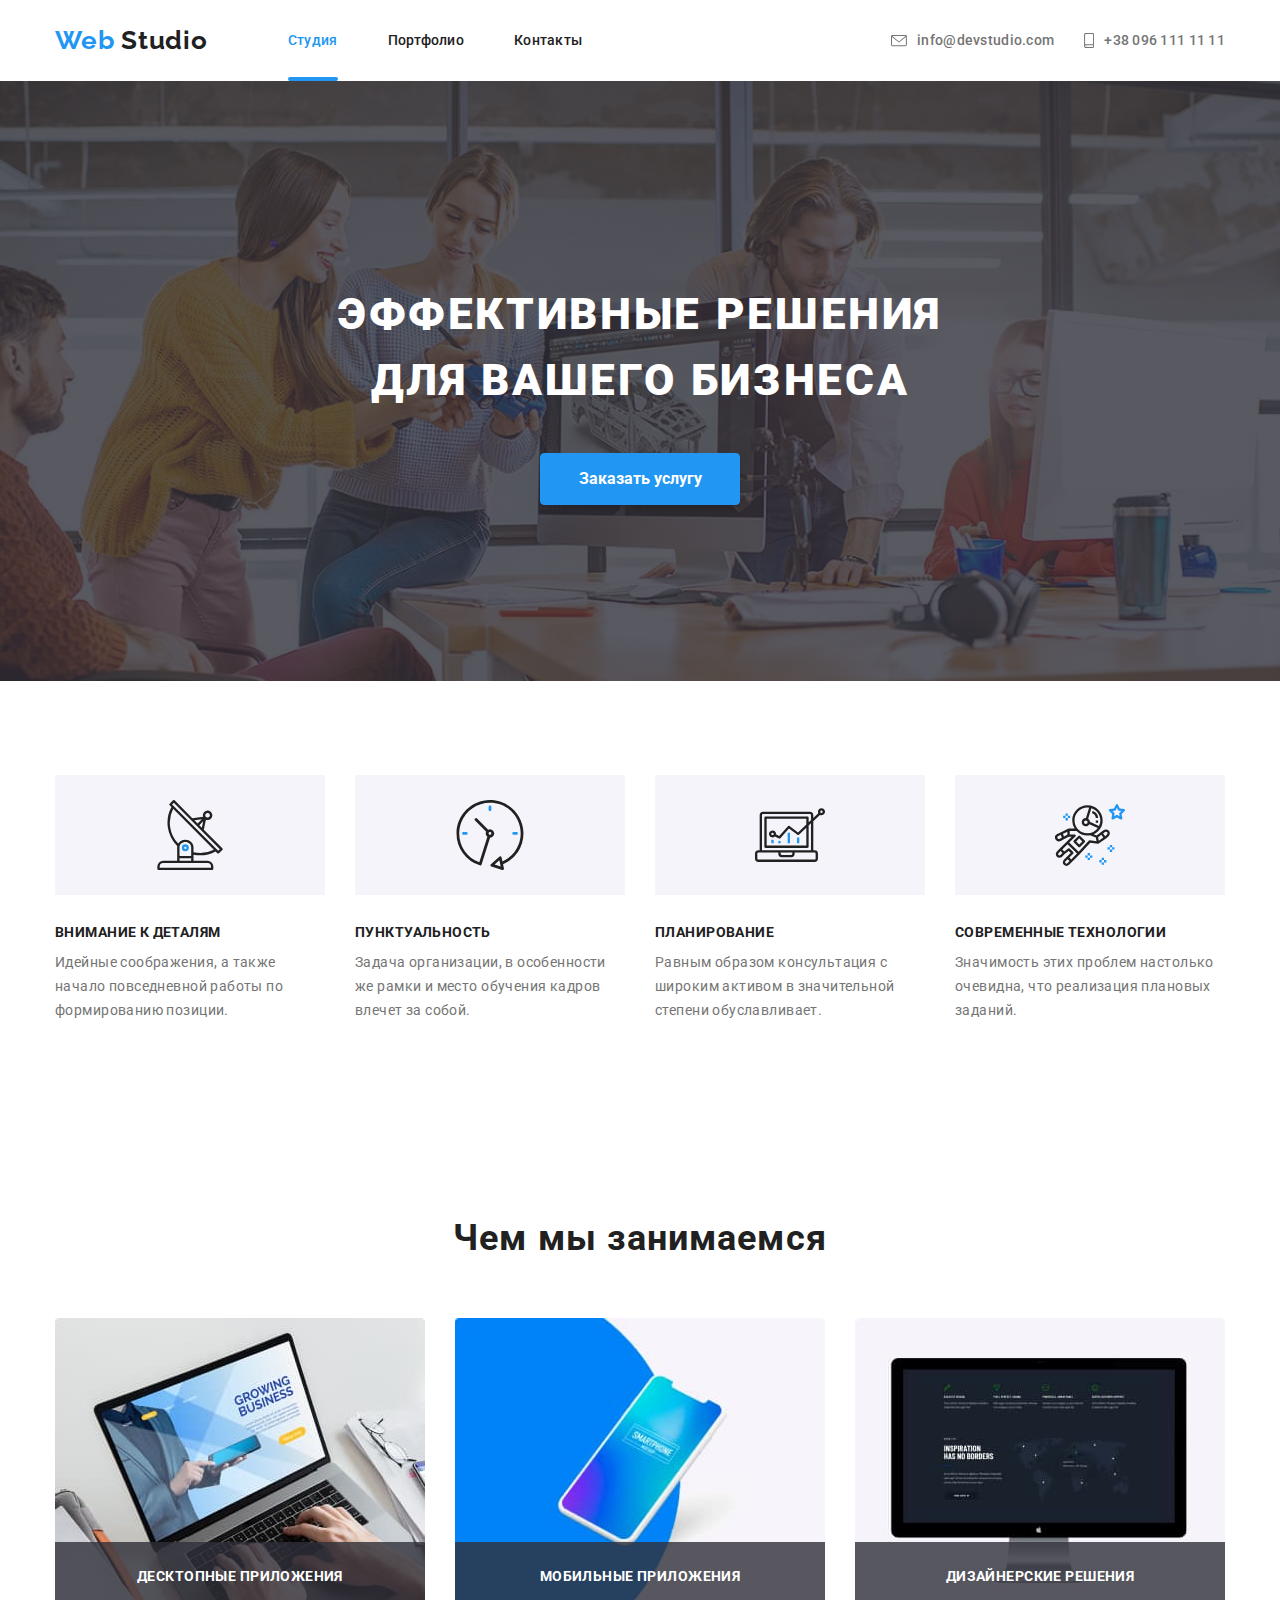
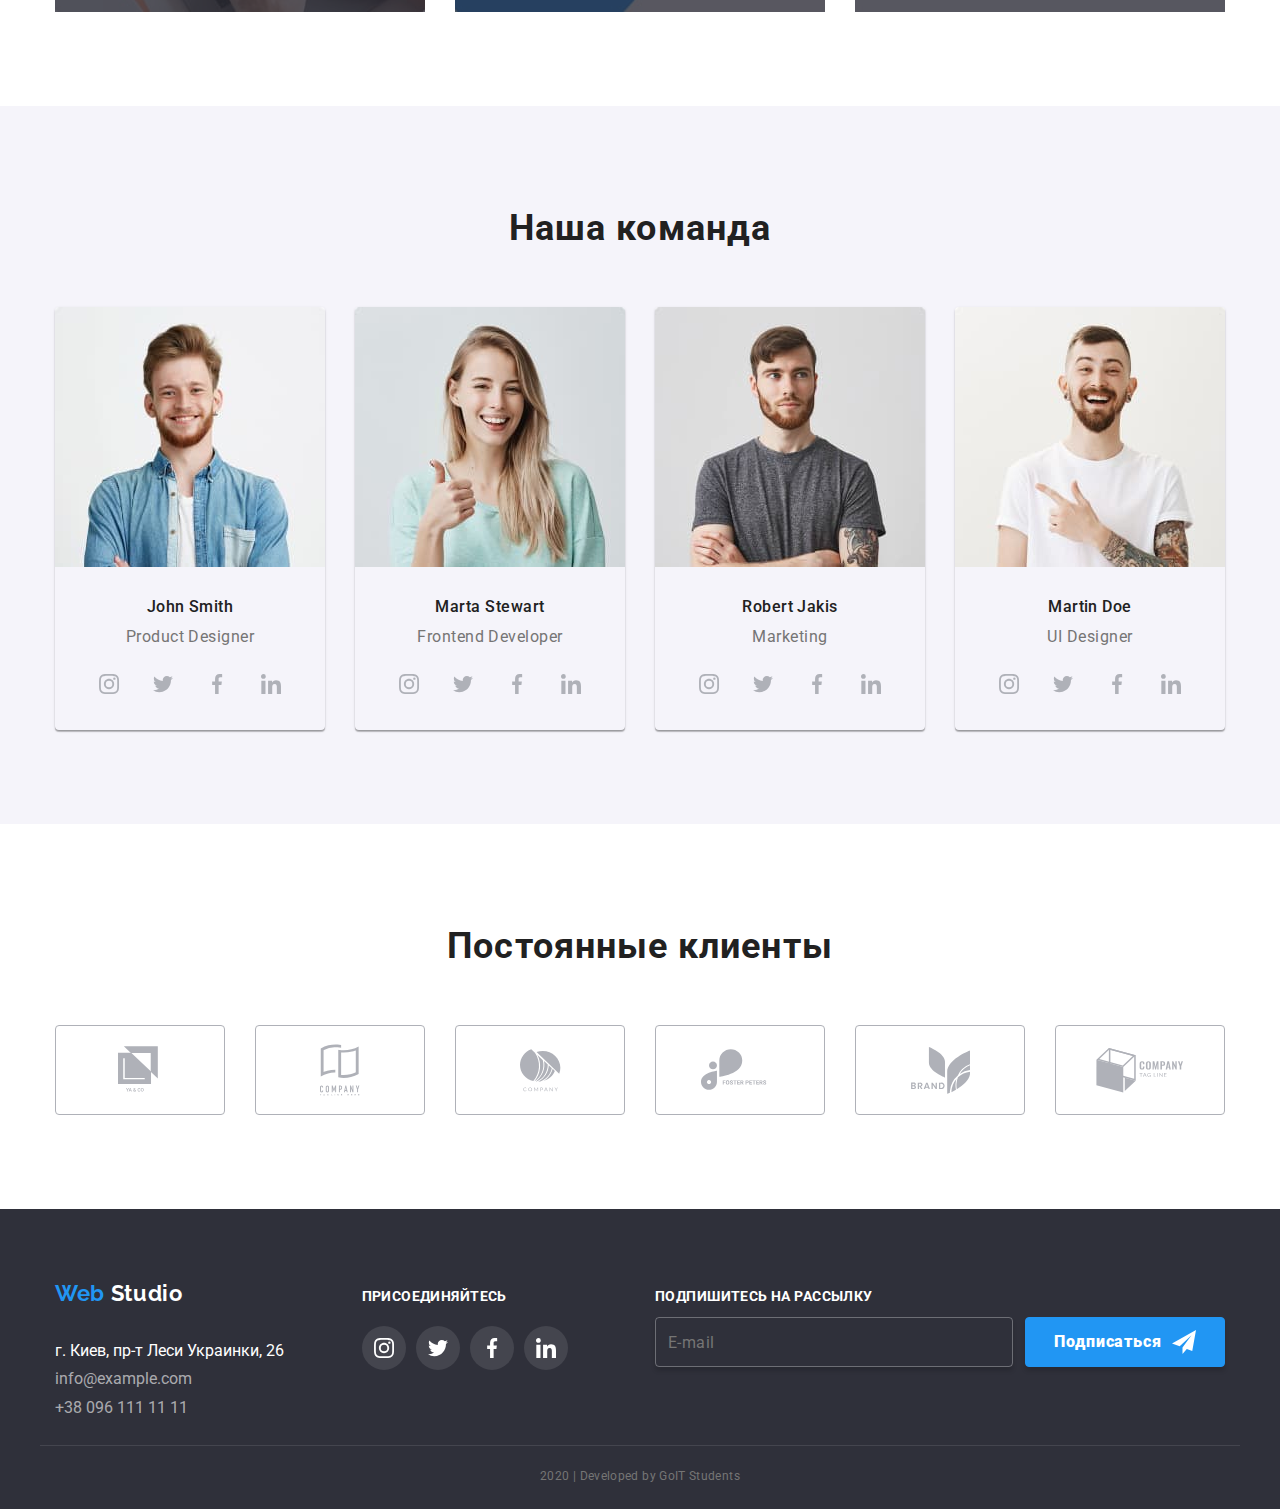
<file: index.html>
<!DOCTYPE html>
<html lang="ru">
  <head>
    <meta charset="UTF-8" />
    <meta name="viewport" content="width=device-width, initial-scale=1.0" />
    <title>Web Studio v.1</title>
    <link
      href="https://fonts.googleapis.com/css2?family=Raleway:wght@700&family=Roboto:wght@400;500;700;900&display=swap"
      rel="stylesheet"
    />
    <link rel="stylesheet" href="./css/main.min.css" />
  </head>
  <body>
    <!-- header-conteiner -->
    <header>
      <div class="container">
        <div class="hed">
          <nav class="nav">
            <a class="page-logo" href="./index.html">
              Web <span>Studio</span></a
            >
            <ul class="site-nav list-rule">
              <li class="item">
                <a href="./index.html" class="link current">Студия</a>
              </li>
              <li class="item">
                <a href="./portfolio.html" class="link">Портфолио</a>
              </li>
              <li class="item"><a href="" class="link">Контакты </a></li>
            </ul>
          </nav>
          <ul class="link-nav list-rule">
            <li class="item-link">
              <a href="mailto:info@devstudio.com" class="link"
                ><svg class="nav-icon" width="16" height="12">
                  <use href="./images/symbol-defs.svg#envelope"></use>
                </svg>
                info@devstudio.com
              </a>
            </li>
            <li class="item-link">
              <a href="tel:+380961111111" class="link"
                ><svg class="nav-icon" width="10" height="15">
                  <use href="./images/symbol-defs.svg#smartphone"></use></svg
                >+38 096 111 11 11</a
              >
            </li>
          </ul>
        </div>
      </div>
    </header>
    <main>
      <section class="conteiner hero">
        <div class="content">
          <h1 class="title-hero">ЭФФЕКТИВНЫЕ РЕШЕНИЯ ДЛЯ ВАШЕГО БИЗНЕСА</h1>
          <button class="button hero-button" data-modal-open>
            Заказать услугу
          </button>
        </div>
      </section>
      <!-- features-conteiner-->
      <section class="section">
        <div class="container">
          <h2 class="title visually-hidden">Features</h2>
          <ul class="features-list list-rule">
            <li class="item">
              <div class="features-link">
                <svg class="features-link-icon" width="70" height="70">
                  <use href="./images/symbol-defs.svg#antenna"></use>
                </svg>
              </div>
              <div class="features-description">
                <h3 class="title">ВНИМАНИЕ К ДЕТАЛЯМ</h3>
                <p class="text">
                  Идейные соображения, а также начало повседневной работы по
                  формированию позиции.
                </p>
              </div>
            </li>
            <li class="item">
              <div class="features-link">
                <svg class="features-link-icon" width="70" height="70">
                  <use href="./images/symbol-defs.svg#clock"></use>
                </svg>
              </div>
              <div class="features-description">
                <h3 class="title">ПУНКТУАЛЬНОСТЬ</h3>
                <p class="text">
                  Задача организации, в особенности же рамки и место обучения
                  кадров влечет за собой.
                </p>
              </div>
            </li>
            <li class="item">
              <div class="features-link">
                <svg class="features-link-icon" width="70" height="70">
                  <use href="./images/symbol-defs.svg#diagram"></use>
                </svg>
              </div>
              <div class="features-description">
                <h3 class="title">ПЛАНИРОВАНИЕ</h3>
                <p class="text">
                  Равным образом консультация с широким активом в значительной
                  степени обуславливает.
                </p>
              </div>
            </li>
            <li class="item">
              <div class="features-link">
                <svg class="features-link-icon" width="70" height="70">
                  <use href="./images/symbol-defs.svg#astronaut"></use>
                </svg>
              </div>
              <div class="features-description">
                <h3 class="title">СОВРЕМЕННЫЕ ТЕХНОЛОГИИ</h3>
                <p class="text">
                  Значимость этих проблем настолько очевидна, что реализация
                  плановых заданий.
                </p>
              </div>
            </li>
          </ul>
        </div>
      </section>
      <!-- what-we-do-conteiner -->
      <section class="section">
        <div class="container">
          <h2 class="title title-margin">Чем мы занимаемся</h2>
          <ul class="what-we-do-list list-rule">
            <li class="item">
              <div class="card">
                <img
                  class="image"
                  src="./images/what_we_do/desktop_logo.jpg"
                  alt="руки на клавиатуре ноутбука"
                  width="370"
                  height="294"
                />
                <h3 class="title title-card">ДЕСКТОПНЫЕ ПРИЛОЖЕНИЯ</h3>
              </div>
            </li>
            <li class="item">
              <div class="card">
                <img
                  class="image"
                  src="./images/what_we_do/apps_logo.jpg"
                  alt="фото смартфона"
                  width="370"
                  height="294"
                />
                <h3 class="title title-card">МОБИЛЬНЫЕ ПРИЛОЖЕНИЯ</h3>
              </div>
            </li>
            <li class="item">
              <div class="card">
                <img
                  class="image"
                  src="./images/what_we_do/design_logo.jpg"
                  alt="экран монитора"
                  width="370"
                  height="294"
                />
                <h3 class="title title-card">ДИЗАЙНЕРСКИЕ РЕШЕНИЯ</h3>
              </div>
            </li>
          </ul>
        </div>
      </section>
      <!-- our-team-conteiner -->
      <section class="section team">
        <div class="container">
          <h2 class="title title-margin">Наша команда</h2>
          <ul class="our-team-list list-rule">
            <li class="item">
              <img
                class="image"
                src="./images/team/img_john.jpg"
                width="270"
                height="260"
                alt="фото Джона"
              />
              <h3 class="title">John Smith</h3>
              <p class="text">Product Designer</p>
              <ul class="member-list list-rule">
                <li>
                  <a
                    href="https://instagram.com"
                    class="link"
                    aria-label="иконка Инстаграм"
                  >
                    <svg class="link-icon" widht="20" height="20">
                      <use href="./images/symbol-defs.svg#instagram"></use>
                    </svg>
                  </a>
                </li>
                <li>
                  <a
                    href="https://twitter.com"
                    class="link"
                    aria-label="иконка Твиттер"
                  >
                    <svg class="link-icon" widht="20" height="20">
                      <use href="./images/symbol-defs.svg#twitter"></use></svg
                  ></a>
                </li>
                <li>
                  <a
                    href="https://facebook.com"
                    class="link"
                    aria-label="иконка Фейсбук"
                  >
                    <svg class="link-icon" widht="20" height="20">
                      <use href="./images/symbol-defs.svg#facebook"></use>
                    </svg>
                  </a>
                </li>
                <li>
                  <a
                    href="https://linkedin.com"
                    class="link"
                    aria-label="иконка Линкедин"
                  >
                    <svg class="link-icon" widht="20" height="20">
                      <use href="./images/symbol-defs.svg#linkedin"></use>
                    </svg>
                  </a>
                </li>
              </ul>
            </li>
            <li class="item">
              <img
                class="image"
                src="./images/team/img_maria.jpg"
                width="270"
                height="260"
                alt="фото Марии"
              />
              <h3 class="title">Marta Stewart</h3>
              <p class="text">Frontend Developer</p>
              <ul class="member-list list-rule">
                <li>
                  <a
                    href="https://instagram.com"
                    class="link"
                    aria-label="иконка Инстаграм"
                  >
                    <svg class="link-icon" widht="20" height="20">
                      <use href="./images/symbol-defs.svg#instagram"></use>
                    </svg>
                  </a>
                </li>
                <li>
                  <a
                    href="https://twitter.com"
                    class="link"
                    aria-label="иконка Твиттер"
                  >
                    <svg class="link-icon" widht="20" height="20">
                      <use href="./images/symbol-defs.svg#twitter"></use></svg
                  ></a>
                </li>
                <li>
                  <a
                    href="https://facebook.com"
                    class="link"
                    aria-label="иконка Фейсбук"
                  >
                    <svg class="link-icon" widht="20" height="20">
                      <use href="./images/symbol-defs.svg#facebook"></use></svg
                  ></a>
                </li>
                <li>
                  <a
                    href="https://linkedin.com"
                    class="link"
                    aria-label="иконка Линкедин"
                  >
                    <svg class="link-icon" widht="20" height="20">
                      <use href="./images/symbol-defs.svg#linkedin"></use></svg
                  ></a>
                </li>
              </ul>
            </li>

            <li class="item">
              <img
                class="image"
                src="./images/team/img_robert.jpg"
                width="270"
                height="260"
                alt="фото Роберта"
              />
              <h3 class="title">Robert Jakis</h3>
              <p class="text">Marketing</p>
              <ul class="member-list list-rule">
                <li>
                  <a
                    href="https://instagram.com"
                    class="link"
                    aria-label="иконка Инстаграм"
                  >
                    <svg class="link-icon" widht="20" height="20">
                      <use href="./images/symbol-defs.svg#instagram"></use>
                    </svg>
                  </a>
                </li>
                <li>
                  <a
                    href="https://twitter.com"
                    class="link"
                    aria-label="иконка Твиттер"
                  >
                    <svg class="link-icon" widht="20" height="20">
                      <use href="./images/symbol-defs.svg#twitter"></use></svg
                  ></a>
                </li>
                <li>
                  <a
                    href="https://facebook.com"
                    class="link"
                    aria-label="иконка Фейсбук"
                  >
                    <svg class="link-icon" widht="20" height="20">
                      <use href="./images/symbol-defs.svg#facebook"></use></svg
                  ></a>
                </li>
                <li>
                  <a
                    href="https://linkedin.com"
                    class="link"
                    aria-label="иконка Линкедин"
                  >
                    <svg class="link-icon" widht="20" height="20">
                      <use href="./images/symbol-defs.svg#linkedin"></use></svg
                  ></a>
                </li>
              </ul>
            </li>

            <li class="item">
              <img
                class="image"
                src="./images/team/img_martin.jpg"
                width="270"
                height="260"
                alt="фото Мартина"
              />
              <h3 class="title">Martin Doe</h3>
              <p class="text">UI Designer</p>
              <ul class="member-list list-rule">
                <li>
                  <a
                    href="https://instagram.com"
                    class="link"
                    aria-label="иконка Инстаграм"
                  >
                    <svg class="link-icon" widht="20" height="20">
                      <use href="./images/symbol-defs.svg#instagram"></use>
                    </svg>
                  </a>
                </li>
                <li>
                  <a
                    href="https://twitter.com"
                    class="link"
                    aria-label="иконка Твиттер"
                  >
                    <svg class="link-icon" widht="20" height="20">
                      <use href="./images/symbol-defs.svg#twitter"></use></svg
                  ></a>
                </li>
                <li>
                  <a
                    href="https://facebook.com"
                    class="link"
                    aria-label="иконка Фейсбук"
                  >
                    <svg class="link-icon" widht="20" height="20">
                      <use href="./images/symbol-defs.svg#facebook"></use></svg
                  ></a>
                </li>
                <li>
                  <a
                    href="https://linkedin.com"
                    class="link"
                    aria-label="иконка Линкедин"
                  >
                    <svg class="link-icon" widht="20" height="20">
                      <use href="./images/symbol-defs.svg#linkedin"></use></svg
                  ></a>
                </li>
              </ul>
            </li>
          </ul>
        </div>
      </section>
      <!-- regular-clients-conteiner -->
      <section class="section">
        <div class="container">
          <h2 class="title client-title">Постоянные клиенты</h2>
          <ul class="regular-clients-list list-rule">
            <li class="item">
              <a href="" class="client-logo" aria-label="Клиент 1">
                <svg class="client-logo-icon" width="44" height="49">
                  <use href="./images/symbol-defs.svg#client1"></use>
                </svg>
              </a>
            </li>
            <li class="item">
              <a
                href=""
                class="client-logo client-logo--client2"
                aria-label="Клиент 2"
              >
                <svg class="client-logo-icon" width="40" height="52">
                  <use href="./images/symbol-defs.svg#client2"></use></svg
              ></a>
            </li>
            <li class="item">
              <a
                href=""
                class="client-logo client-logo--client3"
                aria-label="Клиент 3"
              >
                <svg class="client-logo-icon" width="41" height="43">
                  <use href="./images/symbol-defs.svg#client3"></use></svg
              ></a>
            </li>
            <li class="item">
              <a
                href=""
                class="client-logo client-logo--client4"
                aria-label="Клиент 4"
              >
                <svg class="client-logo-icon" width="78" height="42">
                  <use href="./images/symbol-defs.svg#client4"></use></svg
              ></a>
            </li>
            <li class="item">
              <a
                href=""
                class="client-logo client-logo--client5"
                aria-label="Клиент 5"
              >
                <svg class="client-logo-icon" width="59" height="47">
                  <use href="./images/symbol-defs.svg#client5"></use></svg
              ></a>
            </li>
            <li class="item">
              <a
                href=""
                class="client-logo client-logo--client6"
                aria-label="Клиент 6"
              >
                <svg class="client-logo-icon" width="88" height="45">
                  <use href="./images/symbol-defs.svg#client6"></use></svg
              ></a>
            </li>
          </ul>
        </div>
      </section>
    </main>
    <!-- footer-conteiner -->
    <footer class="footer">
      <div class="container footer-flex">
        <div class="contacts">
          <a class="page-logo" href="./index.html">Web <span>Studio</span></a>
          <h2 class="title foorter-title">Контакты</h2>

          <address>
            <a href="#" class="address">г. Киев, пр-т Леси Украинки, 26</a>
            <a href="mailto:info@example.com" class="link mail"
              >info@example.com</a
            >
            <a href="tel:+380961111111" class="link">+38 096 111 11 11</a>
          </address>
        </div>
        <div class="subscribe connect">
          <b> Присоединяйтесь</b>
          <ul class="footer-social list-rule">
            <li class="footer-social__item">
              <a
                href=""
                class="footer-social__link"
                aria-label="ссылка на Instagram"
              >
                <svg class="footer-social-icon" width="20" height="20">
                  <use href="./images/symbol-defs.svg#instagram"></use>
                </svg>
              </a>
            </li>
            <li class="footer-social__item">
              <a
                href=""
                class="footer-social__link"
                aria-label="ссылка на Twitter"
                ><svg class="footer-social-icon" width="20" height="20">
                  <use href="./images/symbol-defs.svg#twitter"></use></svg
              ></a>
            </li>
            <li class="footer-social__item">
              <a
                href=""
                class="footer-social__link"
                aria-label="ссылка на Facebook"
                ><svg class="footer-social-icon" width="20" height="20">
                  <use href="./images/symbol-defs.svg#facebook"></use></svg
              ></a>
            </li>
            <li class="footer-social__item">
              <a
                href=""
                class="footer-social__link"
                aria-label="ссылка на Linkedin"
                ><svg class="footer-social-icon" width="20" height="20">
                  <use href="./images/symbol-defs.svg#linkedin"></use></svg
              ></a>
            </li>
          </ul>
        </div>
        <form class="subscribe forma js-speaker-form">
          <b>Подпишитесь на рассылку</b>
          <ul class="forma-field list-rule">
            <li>
              <label class="input-forma" for="email"></label>
              <input
                class="input-forma--inner"
                type="email"
                name="email"
                id="email"
                placeholder="E-mail"
              />
            </li>
            <li class="input-button">
              <button class="input-button--submit" type="submit">
                Подписаться<svg class="plane" width="24" height="24">
                  <use href="./images/symbol-defs.svg#icon-send"></use>
                </svg>
              </button>
            </li>
          </ul>
        </form>
      </div>
      <div class="container copyright">
        <p>2020 | Developed by GoIT Students</p>
      </div>
    </footer>
    <!-- Делает бэкдроп и модальное окно -->
    <div class="backdrop is-hidden" data-modal>
      <div class="modal">
        <form class="form js-speaker-form">
          <b>Оставьте свои данные, мы вам перезвоним</b>
          <label class="form-field">
            <input
              class="form-input"
              type="text"
              name="name"
              id="name"
              placeholder=" "
            />
            <span class="form-label">Имя</span>
            <svg class="modal-logo" width="18" height="18">
              <use href="./images/symbol-defs.svg#modal-person-black"></use>
            </svg>
          </label>
          <label class="form-field">
            <input
              class="form-input"
              type="tel"
              name="tel"
              id="tel"
              placeholder=" "
            />
            <span class="form-label">Телефон</span>
            <svg class="modal-logo" width="18" height="18">
              <use href="./images/symbol-defs.svg#modal-phone-black"></use>
            </svg>
          </label>
          <label class="form-field">
            <input
              class="form-input"
              type="email"
              name="mail"
              id="mail"
              placeholder=" "
            />
            <span class="form-label">Почта</span>
            <svg class="modal-logo" width="18" height="18">
              <use href="./images/symbol-defs.svg#modal-email-black"></use>
            </svg>
          </label>
          <label class="form-field comment">
            <textarea
              class="form-input"
              name="comment"
              id="comment"
              placeholder=" "
            ></textarea>
            <span class="form-label">Комментарий</span></label
          >
          <label class="form-field">
            <input class="checkbox" type="checkbox" name="policy" id="policy" />
            <svg class="modal-logo-checked" width="15" height="15">
              <use href="./images/symbol-defs.svg#icon-check"></use>
            </svg>
            <span class="policy">Соглашаюсь с рассылкой и принимаю&nbsp</span>
            <a href="#" class="agreement">Условия договора</a>
          </label>
          <button type="submit" class="button hero-button">Отправить</button>
        </form>
        <button class="modal-close-button" data-modal-close>
          <svg class="modal-close-button-icon" width="18" height="18">
            <use href="./images/symbol-defs.svg#close-black"></use>
          </svg>
        </button>
      </div>
    </div>
    <script src="./js/modal.js"></script>
  </body>
</html>
</file>
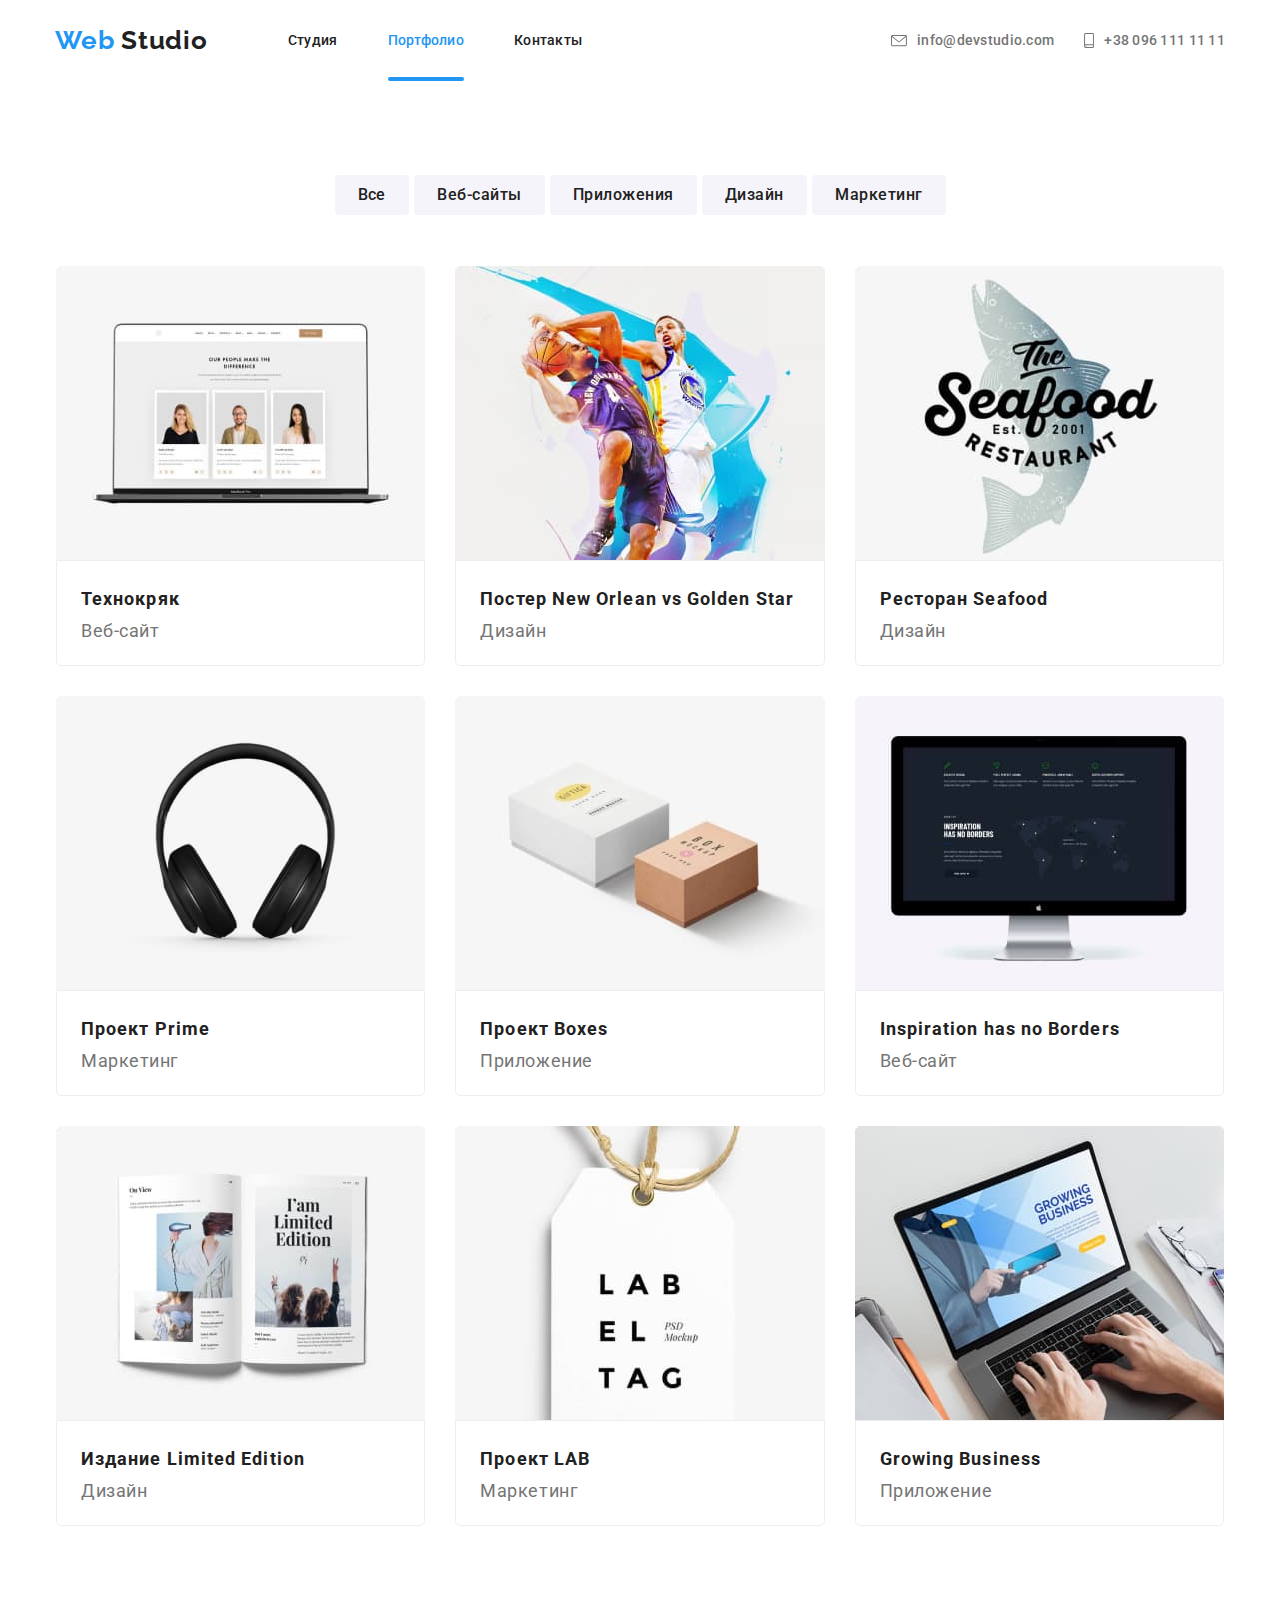
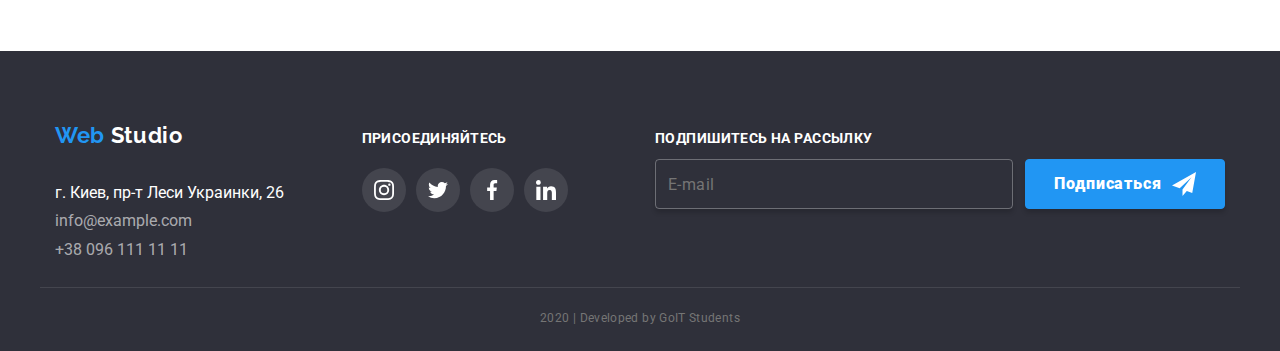
<file: portfolio.html>
<!DOCTYPE html>
<html lang="ru">
  <head>
    <meta charset="UTF-8" />
    <meta name="viewport" content="width=device-width, initial-scale=1.0" />
    <title>Portfolio</title>
    <link
      href="https://fonts.googleapis.com/css2?family=Raleway:wght@700&family=Roboto:wght@400;500;700;900&display=swap"
      rel="stylesheet"
    />
    <link rel="stylesheet" href="./css/Portfolio.min.css">
  </head>

  <body>
    <!-- header-conteiner -->
    <header>
      <div class="container">
        <div class="hed">
          <nav class="nav">
            <a class="page-logo" href="./index.html">
              Web <span>Studio</span></a
            >
            <ul class="site-nav list-rule">
              <li class="item">
                <a href="./index.html" class="link">Студия</a>
              </li>
              <li class="item">
                <a href="./portfolio.html" class="link current">Портфолио</a>
              </li>
              <li class="item"><a href="" class="link">Контакты </a></li>
            </ul>
          </nav>
          <ul class="link-nav list-rule">
            <li class="item-link">
              <a href="mailto:info@devstudio.com" class="link"
                ><svg class="nav-icon" width="16" height="12">
                  <use href="./images/symbol-defs.svg#envelope"></use>
                </svg>
                info@devstudio.com
              </a>
            </li>
            <li class="item-link">
              <a href="tel:+380961111111" class="link"
                ><svg class="nav-icon" width="10" height="15">
                  <use href="./images/symbol-defs.svg#smartphone"></use></svg
                >+38 096 111 11 11</a
              >
            </li>
          </ul>
        </div>
      </div>
    </header>
    <!-- main-conteiner -->
    <main>
      <section class="section">
        <div class="container">
          <h1 class="title visually-hidden">Портфолио</h1>
          <ul class="filtres list-rule">
            <li class="item">
              <button type="button" class="button">Все</button>
            </li>
            <li class="item">
              <button type="button" class="button">Веб-сайты</button>
            </li>
            <li class="item">
              <button type="button" class="button">Приложения</button>
            </li>
            <li class="item">
              <button type="button" class="button">Дизайн</button>
            </li>
            <li class="item">
              <button type="button" class="button">Маркетинг</button>
            </li>
          </ul>
          <ul class="work-list list-rule">
            <li class="item">
              <div class="card-description">
                <a href="">
                <img src="./images/portfolio/web-site-technokrack.jpg" alt="" width="370" height="294" />
                <p class="text text-descriprion">
                  Технокряк это современная площадка распространения
                  коронавируса. Компании используют эту платформу для
                  цифрового шпионажа и атак на защищённые сервера конкурентов.
                </p>
              </div>
                <div class="card-content">
                  <h2 class="title">Технокряк</h2>

                  <p class="text">Веб-сайт</p></a>
                </div>

            </li>
            <li class="item">
              <a href="">
                <img
                  src="./images/portfolio/designe-basketball.jpg"
                  alt=""
                  width="370"
                  height="294"
                />
                <div class="card-content">
                  <h2 class="title">Постер New Orlean vs Golden Star</h2>
                  <p class="text">Дизайн</p>
                </div>
              </a>
            </li>
            <li class="item">
              <a href="">
                <img
                  src="./images/portfolio/apps-seafood.jpg"
                  alt=""
                  width="370"
                  height="294"
                />
                <div class="card-content">
                  <h2 class="title">Ресторан Seafood</h2>
                  <p class="text">Дизайн</p>
                </div>
              </a>
            </li>
            <li class="item">
              <a href="">
                <img
                  src="./images/portfolio/marketing-prime.jpg"
                  alt=""
                  width="370"
                  height="294"
                />
                <div class="card-content">
                  <h2 class="title">Проект Prime</h2>
                  <p class="text">Маркетинг</p>
                </div>
              </a>
            </li>
            <li class="item">
              <a href="">
                <img
                  src="./images/portfolio/apps-boxes.jpg"
                  alt=""
                  width="370"
                  height="294"
                />
                <div class="card-content">
                  <h2 class="title">Проект Boxes</h2>
                  <p class="text">Приложение</p>
                </div>
              </a>
            </li>
            <li class="item">
              <a href="">
                <img
                  src="./images/portfolio/web-site-borders.jpg"
                  alt=""
                  width="370"
                  height="294"
                />
                <div class="card-content">
                  <h2 class="title">Inspiration has no Borders</h2>
                  <p class="text">Веб-сайт</p>
                </div>
              </a>
            </li>
            <li class="item">
              <a href="">
                <img
                  src="./images/portfolio/designe-le.jpg"
                  alt=""
                  width="370"
                  height="294"
                />
                <div class="card-content">
                  <h2 class="title">Издание Limited Edition</h2>
                  <p class="text">Дизайн</p>
                </div>
              </a>
            </li>
            <li class="item">
              <a href="">
                <img
                  src="./images/portfolio/marketing-lab.jpg"
                  alt=""
                  width="370"
                  height="294"
                />
                <div class="card-content">
                  <h2 class="title">Проект LAB</h2>
                  <p class="text">Маркетинг</p>
                </div>
              </a>
            </li>
            <li class="item">
              <a href="">
                <img
                  src="./images/portfolio/apps-growing.jpg"
                  alt=""
                  width="370"
                  height="294"
                />
                <div class="card-content">
                  <h2 class="title">Growing Business</h2>
                  <p class="text">Приложение</p>
                </div>
              </a>
            </li>
          </ul>
        </div>
      </section>
    </main>
    <!-- footer-conteiner -->
    <footer class="footer">
      <div class="container footer-flex">
        <div class="contacts">
          <a class="page-logo" href="./index.html">Web <span>Studio</span></a>
          <h2 class="title foorter-title">Контакты</h2>

          <address>
            <a href="#" class="address">г. Киев, пр-т Леси Украинки, 26</a>
            <a href="mailto:info@example.com" class="link mail">info@example.com</a>
            <a href="tel:+380961111111" class="link">+38 096 111 11 11</a>
          </address>
        </div>
        <div class="subscribe connect">
          <b> Присоединяйтесь</b>
          <ul class="footer-social list-rule">
            <li class="footer-social__item">
              <a href="" class="footer-social__link" aria-label="ссылка на Instagram">
                <svg class="footer-social-icon" width="20" height="20">
                  <use href="./images/symbol-defs.svg#instagram"></use>
                </svg>
              </a>
            </li>
            <li class="footer-social__item">
              <a href="" class="footer-social__link" aria-label="ссылка на Twitter"><svg class="footer-social-icon"
                  width="20" height="20">
                  <use href="./images/symbol-defs.svg#twitter"></use>
                </svg></a>
            </li>
            <li class="footer-social__item">
              <a href="" class="footer-social__link" aria-label="ссылка на Facebook"><svg class="footer-social-icon"
                  width="20" height="20">
                  <use href="./images/symbol-defs.svg#facebook"></use>
                </svg></a>
            </li>
            <li class="footer-social__item">
              <a href="" class="footer-social__link" aria-label="ссылка на Linkedin"><svg class="footer-social-icon"
                  width="20" height="20">
                  <use href="./images/symbol-defs.svg#linkedin"></use>
                </svg></a>
            </li>
          </ul>
        </div>
        <form class="subscribe forma">
          <b>Подпишитесь на рассылку</b>
          <ul class="forma-field list-rule">
            <li>
              <label class="input-forma" for="mail"></label>
              <input class="input-forma--inner" type="email" name="mail" id="mail" placeholder="E-mail" />
            </li>
            <li class="input-button">
              <button class="input-button--submit" type="submit">
                Подписаться<svg class="plane" width="24" height="24">
                  <use href="./images/symbol-defs.svg#icon-send"></use>
                </svg>
              </button>
            </li>
          </ul>
        </form>
      </div>
      <div class="container copyright">
        <p>2020 | Developed by GoIT Students</p>
      </div>
    </footer>
  </body>
</html>
</file>
<file: css/main.min.css>
/*! modern-normalize v0.6.0 | MIT License | https://github.com/sindresorhus/modern-normalize */*,*::before,*::after{-webkit-box-sizing:border-box;box-sizing:border-box}:root{-moz-tab-size:4;-o-tab-size:4;tab-size:4}html{line-height:1.15;-webkit-text-size-adjust:100%}body{margin:0}body{font-family:system-ui,-apple-system,"Segoe UI",Roboto,Helvetica,Arial,sans-serif,"Apple Color Emoji","Segoe UI Emoji"}hr{height:0}abbr[title]{-webkit-text-decoration:underline dotted;text-decoration:underline dotted}b,strong{font-weight:bolder}code,kbd,samp,pre{font-family:SFMono-Regular, Consolas, 'Liberation Mono', Menlo, monospace;font-size:1em}small{font-size:80%}sub,sup{font-size:75%;line-height:0;position:relative;vertical-align:baseline}sub{bottom:-0.25em}sup{top:-0.5em}button,input,optgroup,select,textarea{font-family:inherit;font-size:100%;line-height:1.15;margin:0}button,select{text-transform:none}button,[type='button'],[type='reset'],[type='submit']{-webkit-appearance:button}button::-moz-focus-inner,[type='button']::-moz-focus-inner,[type='reset']::-moz-focus-inner,[type='submit']::-moz-focus-inner{border-style:none;padding:0}button:-moz-focusring,[type='button']:-moz-focusring,[type='reset']:-moz-focusring,[type='submit']:-moz-focusring{outline:1px dotted ButtonText}fieldset{padding:0.35em 0.75em 0.625em}legend{padding:0}progress{vertical-align:baseline}[type='number']::-webkit-inner-spin-button,[type='number']::-webkit-outer-spin-button{height:auto}[type='search']{-webkit-appearance:textfield;outline-offset:-2px}[type='search']::-webkit-search-decoration{-webkit-appearance:none}::-webkit-file-upload-button{-webkit-appearance:button;font:inherit}summary{display:list-item}html{-webkit-box-sizing:border-box;box-sizing:border-box}*,*::before,*::after{padding:0px;margin:0px;-webkit-box-sizing:inherit;box-sizing:inherit}body{margin:0;background-color:#fff;color:#212121;font-family:Roboto, serif}body .list-rule{list-style:none}body .link,body a{text-decoration:none}.list{padding:0;margin:0;list-style:none}.title{margin:0px;padding:0px}.button{cursor:pointer}.no-padding{padding:0;margin:0}img{display:block;max-width:auto}.title-margin{margin-bottom:50px}.visually-hidden{border:0;clip:rect(0 0 0 0);height:1px;margin:-1px;overflow:hidden;padding:0;position:absolute;width:1px;white-space:nowrap}.container{margin-left:auto;margin-right:auto;width:1200px;padding-left:15px;padding-right:15px}.section{padding-top:94px;padding-bottom:94px}.section.no-padding{padding-top:0;padding-bottom:0}.section .title{font-weight:700;font-size:36px;line-height:1.6;text-align:center;letter-spacing:0.03em}.button.hero-button{display:block;margin-left:auto;margin-right:auto;min-width:200px;padding:10px 32px;border-radius:4px;font-family:inherit;font-weight:700;font-size:16px;line-height:1.9;-webkit-box-sizing:border-box;box-sizing:border-box;border:1px solid #2196f3;color:#fff;background-color:#2196f3;-webkit-box-shadow:0px 4px 4px rgba(0,0,0,0.15);box-shadow:0px 4px 4px rgba(0,0,0,0.15)}.button.primary{font-family:inherit;font-weight:700;font-size:16px;line-height:1.9;color:#fff;background-color:#2196f3}.filtres{display:-webkit-box;display:-ms-flexbox;display:flex;-webkit-box-pack:justify;-ms-flex-pack:justify;justify-content:space-between;-webkit-box-align:center;-ms-flex-align:center;align-items:center;margin-left:auto;margin-right:auto;margin-bottom:50px;width:641px;padding-left:15px;padding-right:15px}.filtres .button{display:block;border:1px solid transparent;border-radius:4px;padding:6px 22px;min-width:73px;font-family:inherit;color:#212121;background-color:#f5f4fa;font-weight:500;font-size:16px;line-height:1.62;text-align:center;letter-spacing:0.03em;-webkit-transition:background-color 250ms cubic-bezier(0.4, 0, 0.2, 1),color 250ms cubic-bezier(0.4, 0, 0.2, 1);transition:background-color 250ms cubic-bezier(0.4, 0, 0.2, 1),color 250ms cubic-bezier(0.4, 0, 0.2, 1)}.filtres .button:hover,.filtres .button:focus{color:#fff;background-color:#2196f3}.hed{display:-webkit-box;display:-ms-flexbox;display:flex;-webkit-box-align:center;-ms-flex-align:center;align-items:center;padding-left:0px;margin-right:0px;border-top:1px solid rgba(255,255,255,0.6)}.page-logo{display:block;padding-top:24px;padding-bottom:25px;color:#2196f3;font-family:Raleway, serif;font-style:normal;font-weight:700;font-size:26px;line-height:1.19;letter-spacing:0.03em}.page-logo span{color:#212121}.contacts .page-logo span{color:#fff}.contacts .page-logo{margin-bottom:10px;font-size:22px;line-height:1.18}.nav{display:-webkit-box;display:-ms-flexbox;display:flex}.site-nav{display:-webkit-box;display:-ms-flexbox;display:flex;margin-left:80px}.site-nav .item+.item{margin-left:50px}.site-nav .link,.link-nav .link{display:block;padding-top:32px;padding-bottom:32px;color:#212121;font-weight:500;font-size:14px;line-height:1.14;letter-spacing:0.02em;-webkit-transition:color 250ms cubic-bezier(0.4, 0, 0.2, 1);transition:color 250ms cubic-bezier(0.4, 0, 0.2, 1)}.site-nav .link:hover,.site-nav .link:focus{color:#2196f3}.site-nav .link.current{position:relative;color:#2196f3}.site-nav .link.current::after{position:absolute;content:'';height:4px;left:0;bottom:0;width:100%;background-color:currentColor;border-radius:2px}.item-link .link{display:-webkit-box;display:-ms-flexbox;display:flex;-webkit-box-align:center;-ms-flex-align:center;align-items:center;color:#757575;-webkit-transition:color 250ms cubic-bezier(0.4, 0, 0.2, 1);transition:color 250ms cubic-bezier(0.4, 0, 0.2, 1)}.link-nav>.link{display:inline-block}.link-nav{display:-webkit-box;display:-ms-flexbox;display:flex;-webkit-box-align:center;-ms-flex-align:center;align-items:center;margin-left:auto}.link-nav .item-link+.item-link{margin-left:30px}.item-link .link:hover,.item-link .link:focus{color:#2196f3}.nav-icon{display:inline-block;margin-right:10px;fill:#757575;-webkit-transition:fill 250ms cubic-bezier(0.4, 0, 0.2, 1);transition:fill 250ms cubic-bezier(0.4, 0, 0.2, 1)}.link:hover>.nav-icon,.link:focus>.nav-icon{fill:currentcolor}.hero{display:-webkit-box;display:-ms-flexbox;display:flex;-webkit-box-pack:center;-ms-flex-pack:center;justify-content:center;-webkit-box-align:center;-ms-flex-align:center;align-items:center;max-width:1600px;height:600px;margin-left:auto;margin-right:auto;background-image:-webkit-gradient(linear, left top, right top, from(rgba(47,48,58,0.8)), to(rgba(47,48,58,0.8))),url(../images/hero/hero.jpg);background-image:linear-gradient(to right, rgba(47,48,58,0.8), rgba(47,48,58,0.8)),url(../images/hero/hero.jpg);background-repeat:no-repeat;background-position:center;background-size:cover}.content{max-width:696px;height:200px;display:-webkit-box;display:-ms-flexbox;display:flex;text-align:center;-webkit-box-orient:vertical;-webkit-box-direction:normal;-ms-flex-direction:column;flex-direction:column}.hero .title-hero{margin-top:0;margin-bottom:40px;font-weight:900;font-size:44px;line-height:1.5;letter-spacing:0.06em;text-transform:uppercase;color:#fff}.features-list,.what-we-do-list,.our-team-list,.regular-clients-list{display:-webkit-box;display:-ms-flexbox;display:flex;-webkit-box-align:center;-ms-flex-align:center;align-items:center;padding:0px}.features-list .item+.item{margin-left:30px}.features-list .item{display:-webkit-box;display:-ms-flexbox;display:flex;-webkit-box-orient:vertical;-webkit-box-direction:normal;-ms-flex-direction:column;flex-direction:column;width:278px}.features-link{display:-webkit-box;display:-ms-flexbox;display:flex;-webkit-box-pack:center;-ms-flex-pack:center;justify-content:center;-webkit-box-align:center;-ms-flex-align:center;align-items:center;margin-bottom:30px;background-color:#f5f4fa;width:270px;height:120px}.features-list .title{margin-bottom:10px;font-weight:700;font-size:14px;line-height:1.14;text-align:left;letter-spacing:0.03em;text-transform:uppercase}.features-list .text{color:#757575;font-weight:400;font-size:14px;line-height:1.7;letter-spacing:0.03em}.section .what-we-do-list .title{padding-top:27px;padding-bottom:27px;color:#fff;background-color:rgba(47,48,58,0.8);font-weight:700;font-size:14px;line-height:1.14;text-align:center;letter-spacing:0.03em;text-transform:uppercase}.what-we-do-list .card{position:relative}.what-we-do-list .card>.title-card{position:absolute;left:0;bottom:0;width:100%}.what-we-do-list .item{width:380px}.what-we-do-list .item+.item{margin-left:30px}.what-we-do-list .image{display:block}.team{background-color:#f5f4fa}.our-team-list .item+.item{margin-left:30px}.our-team-list .item{display:-webkit-box;display:-ms-flexbox;display:flex;-webkit-box-orient:vertical;-webkit-box-direction:normal;-ms-flex-direction:column;flex-direction:column;overflow:hidden;padding-bottom:24px;border-radius:4px;width:278px;-webkit-box-shadow:0px 2px 1px rgba(0,0,0,0.2),0px 1px 1px rgba(0,0,0,0.14),0px 1px 3px rgba(0,0,0,0.12);box-shadow:0px 2px 1px rgba(0,0,0,0.2),0px 1px 1px rgba(0,0,0,0.14),0px 1px 3px rgba(0,0,0,0.12)}.our-team-list .image{display:block;margin-bottom:30px;border-bottom-left-radius:0;border-bottom-right-radius:0}.our-team-list .title{margin-bottom:10px;font-weight:500;font-size:16px;line-height:1.19;text-align:center;letter-spacing:0.03em}.our-team-list .text{margin-bottom:16px;color:#757575;font-size:16px;line-height:1.19;text-align:center;letter-spacing:0.03em}.member-list{display:-webkit-box;display:-ms-flexbox;display:flex;margin-right:auto;margin-left:auto;width:207px;height:44px}.member-list .link{display:-webkit-box;display:-ms-flexbox;display:flex;-webkit-box-align:center;-ms-flex-align:center;align-items:center;margin-right:10px;width:44px;height:44px;border-radius:50%;background-size:20px;background-repeat:no-repeat;background-position:center;-webkit-transition:background-color 250ms cubic-bezier(0.4, 0, 0.2, 1);transition:background-color 250ms cubic-bezier(0.4, 0, 0.2, 1)}.member-list .link>.link-icon{display:inline-block;fill:#afb1b8;-webkit-transition:fill 250ms cubic-bezier(0.4, 0, 0.2, 1);transition:fill 250ms cubic-bezier(0.4, 0, 0.2, 1)}.member-list .link:hover>.link-icon,.member-list .link:focus>.link-icon{fill:#fff}.member-list .link:hover,.member-list .link:focus{background-color:#2196f3}.regular-clients-list{display:-webkit-box;display:-ms-flexbox;display:flex;-webkit-box-pack:justify;-ms-flex-pack:justify;justify-content:space-between}.client-title{margin-bottom:50px}.regular-clients .item{width:175px}.regular-clients .title{color:#212121}.client-logo{display:-webkit-box;display:-ms-flexbox;display:flex;-webkit-box-pack:center;-ms-flex-pack:center;justify-content:center;-webkit-box-align:center;-ms-flex-align:center;align-items:center;width:170px;height:90px;border:1px solid #afb1b8;-webkit-box-sizing:border-box;box-sizing:border-box;border-radius:4px;background-repeat:no-repeat;background-position:center;-webkit-transition:border 250ms cubic-bezier(0.4, 0, 0.2, 1);transition:border 250ms cubic-bezier(0.4, 0, 0.2, 1)}.client-logo:hover,.client-logo:focus{border:1px solid #2196f3}.client-logo-icon{display:inline-block;fill:#afb1b8;-webkit-transition:fill 250ms cubic-bezier(0.4, 0, 0.2, 1);transition:fill 250ms cubic-bezier(0.4, 0, 0.2, 1)}.client-logo:hover>.client-logo-icon,.client-logo:focus>.client-logo-icon{fill:#2196f3}.footer{background-color:#2f303a;padding-top:48px}.footer-flex{display:-webkit-box;display:-ms-flexbox;display:flex;-webkit-box-align:baseline;-ms-flex-align:baseline;align-items:baseline;-webkit-box-pack:justify;-ms-flex-pack:justify;justify-content:space-between}.foorter-title{display:none}.footer-social{display:-webkit-box;display:-ms-flexbox;display:flex;padding-top:21px;padding-bottom:56px}.footer-social__item{display:-webkit-box;display:-ms-flexbox;display:flex;margin-right:10px}.footer-social__link{display:-webkit-box;display:-ms-flexbox;display:flex;-webkit-box-pack:center;-ms-flex-pack:center;justify-content:center;-webkit-box-align:center;-ms-flex-align:center;align-items:center;width:44px;height:44px;border-radius:50%;background-size:20px;background-repeat:no-repeat;background-position:center;background-color:#fff;-webkit-transition:background-color 250ms cubic-bezier(0.4, 0, 0.2, 1);transition:background-color 250ms cubic-bezier(0.4, 0, 0.2, 1)}.footer-social__link:last-child{margin-right:0px}.footer-social__link:hover,.footer-social__link:focus{background-color:#2196f3}.footer-social-icon{display:inline-block;fill:#fff}.contacts a{display:inline-block;font-style:normal}.contacts .address{display:block;margin-bottom:10px;color:#fff}.contacts address{padding-bottom:28px}.contacts .link{display:block;color:rgba(255,255,255,0.6)}.mail{display:block;margin-bottom:10px}.connect{display:-webkit-box;display:-ms-flexbox;display:flex;-webkit-box-orient:vertical;-webkit-box-direction:normal;-ms-flex-direction:column;flex-direction:column}.footer-social{display:-webkit-box;display:-ms-flexbox;display:flex;padding-top:21px;padding-bottom:56px}.footer-social__item{display:-webkit-box;display:-ms-flexbox;display:flex;margin-right:10px}.footer-social__link{display:-webkit-box;display:-ms-flexbox;display:flex;-webkit-box-pack:center;-ms-flex-pack:center;justify-content:center;-webkit-box-align:center;-ms-flex-align:center;align-items:center;width:44px;height:44px;border-radius:50%;background-size:20px;background-repeat:no-repeat;background-position:center;background-color:rgba(255,255,255,0.1);-webkit-transition:background-color 250ms cubic-bezier(0.4, 0, 0.2, 1);transition:background-color 250ms cubic-bezier(0.4, 0, 0.2, 1)}.footer-social .footer-social__link:last-child{margin-right:0px}.footer-social__link:hover,.footer-social__link:focus{background-color:#2196f3}.footer-social-icon{display:inline-block;fill:#fff}.subscribe{color:#fff;font-weight:700;font-size:14px;line-height:1.14;letter-spacing:0.03em;text-transform:uppercase}.subscribe .forma{display:-webkit-box;display:-ms-flexbox;display:flex;-webkit-box-orient:vertical;-webkit-box-direction:normal;-ms-flex-direction:column;flex-direction:column;margin-left:102px}.subscribe b{color:#fff;font-weight:700;font-size:14px;line-height:1.14;letter-spacing:0.03em;text-transform:uppercase}.forma-field{display:-webkit-box;display:-ms-flexbox;display:flex;margin-top:12px}.input-forma{margin-right:12px;display:-webkit-box;display:-ms-flexbox;display:flex}.input-forma--inner{padding:18px 12px;width:358px;height:50px;font-family:inherit;font-style:normal;font-weight:400;color:SecondaryWhiteColor;font-size:16px;outline:none;line-height:1.9;letter-spacing:0.03em;-webkit-box-sizing:border-box;box-sizing:border-box;border:1px solid rgba(255,255,255,0.3);-webkit-box-shadow:0px 4px 4px rgba(0,0,0,0.15);box-shadow:0px 4px 4px rgba(0,0,0,0.15);border-radius:4px;background-color:rgba(255,255,255,0)}.input-button{display:-webkit-box;display:-ms-flexbox;display:flex}.input-button--submit{display:-webkit-box;display:-ms-flexbox;display:flex;-webkit-box-align:center;-ms-flex-align:center;align-items:center;-webkit-box-pack:center;-ms-flex-pack:center;justify-content:center;width:200px;height:50px;margin-left:12px;-webkit-box-sizing:border-box;box-sizing:border-box;border:1px solid #2196f3;-webkit-box-shadow:0px 4px 4px rgba(0,0,0,0.15);box-shadow:0px 4px 4px rgba(0,0,0,0.15);border-radius:4px;font-weight:900;font-family:inherit;font-size:16px;line-height:1.9;letter-spacing:0.06em;background-color:#2196f3;color:#fff}.plane{fill:#fff;background-color:#2196f3;margin-left:10px}.copyright{padding-top:18px;padding-bottom:21px;border-top:1px solid rgba(255,255,255,0.1);color:#757575;font-size:12px;line-height:2;text-align:center;letter-spacing:0.03em}.backdrop{position:fixed;top:0;left:0;width:100%;height:100%;opacity:1;-webkit-transition:opacity 250ms cubic-bezier(0.4, 0, 0.2, 1);transition:opacity 250ms cubic-bezier(0.4, 0, 0.2, 1);background-color:rgba(0,0,0,0.2)}.backdrop.is-hidden{opacity:0;pointer-events:none}.backdrop.is-hidden .modal{-webkit-transform:translate(-50%, -50%) scale(1.1);transform:translate(-50%, -50%) scale(1.1)}.modal{position:absolute;top:50%;left:50%;min-width:528px;min-height:581px;background-color:#fff;-webkit-transform:translate(-50%, -50%) scale(1);transform:translate(-50%, -50%) scale(1);-webkit-transition:-webkit-transform 250ms cubic-bezier(0.4, 0, 0.2, 1);transition:-webkit-transform 250ms cubic-bezier(0.4, 0, 0.2, 1);transition:transform 250ms cubic-bezier(0.4, 0, 0.2, 1);transition:transform 250ms cubic-bezier(0.4, 0, 0.2, 1), -webkit-transform 250ms cubic-bezier(0.4, 0, 0.2, 1);-webkit-box-shadow:0px 2px 1px rgba(0,0,0,0.2),0px 1px 1px rgba(0,0,0,0.14),0px 1px 3px rgba(0,0,0,0.12);box-shadow:0px 2px 1px rgba(0,0,0,0.2),0px 1px 1px rgba(0,0,0,0.14),0px 1px 3px rgba(0,0,0,0.12);border-radius:4px}.modal-close-button{position:absolute;display:-webkit-box;display:-ms-flexbox;display:flex;-webkit-box-align:center;-ms-flex-align:center;align-items:center;-webkit-box-pack:center;-ms-flex-pack:center;justify-content:center;top:0;right:0;width:30px;height:30px;cursor:pointer;-webkit-box-sizing:border-box;box-sizing:border-box;border:1px solid #fff;border-radius:50%;-webkit-transform:translate(-50%, 50%);transform:translate(-50%, 50%);background-color:#fff;border:1px solid rgba(0,0,0,0.1)}.modal-close-button-icon{display:inline-block;fill:#212121}.modal-close-button-icon:hover,.modal-close-button-icon:focus{fill:#2196f3}.form{display:-webkit-box;display:-ms-flexbox;display:flex;-webkit-box-orient:vertical;-webkit-box-direction:normal;-ms-flex-direction:column;flex-direction:column;-webkit-box-pack:center;-ms-flex-pack:center;justify-content:center;-webkit-box-align:center;-ms-flex-align:center;align-items:center}.form>b{display:inline-block;font-family:Roboto;font-style:normal;font-weight:700;font-size:20px;line-height:1.15;text-align:center;letter-spacing:0.03em;color:#212121;margin-top:40px;margin-bottom:30px}.form-field{position:relative;display:-webkit-box;display:-ms-flexbox;display:flex;-webkit-box-align:center;-ms-flex-align:center;align-items:center;margin-bottom:28px}.form-field:nth-child(6){margin-bottom:30px}.form-field:nth-child(5){margin-bottom:20px}.form-label{position:absolute;display:inline-block;top:25%;left:42px;font-family:inherit;font-style:normal;font-weight:400;font-size:14px;line-height:1.4;letter-spacing:0.01em;color:#757575;-webkit-transition:color 250ms cubic-bezier(0.4, 0, 0.2, 1);transition:color 250ms cubic-bezier(0.4, 0, 0.2, 1);-webkit-transition:-webkit-transform 250ms linear;transition:-webkit-transform 250ms linear;transition:transform 250ms linear;transition:transform 250ms linear, -webkit-transform 250ms linear}.form-input{width:448px;height:40px;border:1px solid rgba(33,33,33,0.2);-webkit-box-sizing:border-box;box-sizing:border-box;border-radius:4px;padding-left:42px;-webkit-transition:border-color 250ms cubic-bezier(0.4, 0, 0.2, 1);transition:border-color 250ms cubic-bezier(0.4, 0, 0.2, 1);outline:none}.form-input:focus-within,.form-input:not(:placeholder-shown){border-color:#2196f3}.form-field:focus-within>.form-label,.form-input:not(:placeholder-shown)+.form-label{-webkit-transform:translate(-26px, -30px);transform:translate(-26px, -30px);-webkit-transition:-webkit-transform 250ms linear;transition:-webkit-transform 250ms linear;transition:transform 250ms linear;transition:transform 250ms linear, -webkit-transform 250ms linear;color:#2196f3}.form-field:focus-within>.modal-logo,.form-input:not(:placeholder-shown) ~ .modal-logo{fill:#2196f3;-webkit-transition:fill 250ms cubic-bezier(0.4, 0, 0.2, 1);transition:fill 250ms cubic-bezier(0.4, 0, 0.2, 1)}.modal-logo{position:absolute;display:inline-block;top:25%;left:16px;-webkit-transition:fill 250ms cubic-bezier(0.4, 0, 0.2, 1);transition:fill 250ms cubic-bezier(0.4, 0, 0.2, 1)}.comment textarea:focus-within+.form-label,.comment textarea:not(:placeholder-shown)+.form-label{-webkit-transform:translate(0, -30px);transform:translate(0, -30px);-webkit-transition:-webkit-transform 250ms linear;transition:-webkit-transform 250ms linear;transition:transform 250ms linear;transition:transform 250ms linear, -webkit-transform 250ms linear}.comment>.form-input{padding-left:16px;height:120px;resize:none}.comment>.form-label{top:10%;left:16px}.comment textarea{padding-top:12px;font-family:Roboto, sans-serif;font-style:normal;font-weight:400;font-size:14px;line-height:1.1;letter-spacing:0.01em}.policy{display:inline-block;font-family:Roboto;font-style:normal;font-weight:400;font-size:14px;line-height:1.7;letter-spacing:0.03em;color:#757575;margin-left:auto;margin-right:auto}.checkbox{border:0;clip:rect(0 0 0 0);height:1px;margin:-1px;overflow:hidden;padding:0;position:absolute;width:1px;white-space:nowrap}.policy+.agreement{color:#2196f3;-webkit-text-decoration-line:underline;text-decoration-line:underline}.modal-logo-checked{display:inline-block;width:15px;height:15px;margin-right:8px;-webkit-box-sizing:border-box;box-sizing:border-box;border:1px solid #212121;background-color:#fff;border-radius:2px;fill:#fff;cursor:pointer}.form-field input:checked+.modal-logo-checked{border-color:#2196f3;background-color:#2196f3}
/*# sourceMappingURL=main.min.css.map */
</file>
<file: css/Portfolio.min.css>
/*! modern-normalize v0.6.0 | MIT License | https://github.com/sindresorhus/modern-normalize */*,*::before,*::after{-webkit-box-sizing:border-box;box-sizing:border-box}:root{-moz-tab-size:4;-o-tab-size:4;tab-size:4}html{line-height:1.15;-webkit-text-size-adjust:100%}body{margin:0}body{font-family:system-ui,-apple-system,"Segoe UI",Roboto,Helvetica,Arial,sans-serif,"Apple Color Emoji","Segoe UI Emoji"}hr{height:0}abbr[title]{-webkit-text-decoration:underline dotted;text-decoration:underline dotted}b,strong{font-weight:bolder}code,kbd,samp,pre{font-family:SFMono-Regular, Consolas, 'Liberation Mono', Menlo, monospace;font-size:1em}small{font-size:80%}sub,sup{font-size:75%;line-height:0;position:relative;vertical-align:baseline}sub{bottom:-0.25em}sup{top:-0.5em}button,input,optgroup,select,textarea{font-family:inherit;font-size:100%;line-height:1.15;margin:0}button,select{text-transform:none}button,[type='button'],[type='reset'],[type='submit']{-webkit-appearance:button}button::-moz-focus-inner,[type='button']::-moz-focus-inner,[type='reset']::-moz-focus-inner,[type='submit']::-moz-focus-inner{border-style:none;padding:0}button:-moz-focusring,[type='button']:-moz-focusring,[type='reset']:-moz-focusring,[type='submit']:-moz-focusring{outline:1px dotted ButtonText}fieldset{padding:0.35em 0.75em 0.625em}legend{padding:0}progress{vertical-align:baseline}[type='number']::-webkit-inner-spin-button,[type='number']::-webkit-outer-spin-button{height:auto}[type='search']{-webkit-appearance:textfield;outline-offset:-2px}[type='search']::-webkit-search-decoration{-webkit-appearance:none}::-webkit-file-upload-button{-webkit-appearance:button;font:inherit}summary{display:list-item}html{-webkit-box-sizing:border-box;box-sizing:border-box}*,*::before,*::after{padding:0px;margin:0px;-webkit-box-sizing:inherit;box-sizing:inherit}body{margin:0;background-color:#fff;color:#212121;font-family:Roboto, serif}body .list-rule{list-style:none}body .link,body a{text-decoration:none}.list{padding:0;margin:0;list-style:none}.title{margin:0px;padding:0px}.button{cursor:pointer}.no-padding{padding:0;margin:0}img{display:block;max-width:auto}.title-margin{margin-bottom:50px}.visually-hidden{border:0;clip:rect(0 0 0 0);height:1px;margin:-1px;overflow:hidden;padding:0;position:absolute;width:1px;white-space:nowrap}.container{margin-left:auto;margin-right:auto;width:1200px;padding-left:15px;padding-right:15px}.section{padding-top:94px;padding-bottom:94px}.section.no-padding{padding-top:0;padding-bottom:0}.section .title{font-weight:700;font-size:36px;line-height:1.6;text-align:center;letter-spacing:0.03em}.work-list{display:-webkit-box;display:-ms-flexbox;display:flex;-ms-flex-wrap:wrap;flex-wrap:wrap;border:1px solid transparent;border-radius:5px}.work-list .item{width:calc((100% - 60px) / 3);margin-right:30px;margin-bottom:30px;border-top-left-radius:5px;border-top-right-radius:5px;overflow:hidden}.work-list .item:nth-child(3n){margin-right:0}.work-list .item:hover,.work-list .item:focus{-webkit-box-shadow:1px 4px 6px rgba(0,0,0,0.16),0px 4px 4px rgba(0,0,0,0.06),0px 1px 1px rgba(0,0,0,0.12);box-shadow:1px 4px 6px rgba(0,0,0,0.16),0px 4px 4px rgba(0,0,0,0.06),0px 1px 1px rgba(0,0,0,0.12)}.card-content{padding-left:24px;padding-right:24px;padding-top:20px;padding-bottom:20px;border:1px solid #eeeeee;-webkit-box-sizing:border-box;box-sizing:border-box;border-bottom-left-radius:5px;border-bottom-right-radius:5px}.work-list .title{font-weight:700;font-size:18px;text-align:left;line-height:2;letter-spacing:0.06em;color:#212121}.work-list .text{font-weight:400;font-size:18px;line-height:1.56;letter-spacing:0.03em;color:#757575}.card-description{position:relative;overflow:hidden}.text-descriprion{position:absolute;top:0;left:0;padding:63px 24px;width:100%;height:100%;-webkit-transform:translateY(100%);transform:translateY(100%);opacity:0;-webkit-transition:color 250ms cubic-bezier(0.4, 0, 0.2, 1),-webkit-transform 250ms cubic-bezier(0.4, 0, 0.2, 1);transition:color 250ms cubic-bezier(0.4, 0, 0.2, 1),-webkit-transform 250ms cubic-bezier(0.4, 0, 0.2, 1);transition:transform 250ms cubic-bezier(0.4, 0, 0.2, 1),color 250ms cubic-bezier(0.4, 0, 0.2, 1);transition:transform 250ms cubic-bezier(0.4, 0, 0.2, 1),color 250ms cubic-bezier(0.4, 0, 0.2, 1),-webkit-transform 250ms cubic-bezier(0.4, 0, 0.2, 1);background-color:rgba(33,150,243,0.9)}.work-list .item:hover .text-descriprion,.work-list .item:focus .text-descriprion{color:#fff;-webkit-transform:translateY(0);transform:translateY(0);opacity:1}.button.hero-button{display:block;margin-left:auto;margin-right:auto;min-width:200px;padding:10px 32px;border-radius:4px;font-family:inherit;font-weight:700;font-size:16px;line-height:1.9;-webkit-box-sizing:border-box;box-sizing:border-box;border:1px solid #2196f3;color:#fff;background-color:#2196f3;-webkit-box-shadow:0px 4px 4px rgba(0,0,0,0.15);box-shadow:0px 4px 4px rgba(0,0,0,0.15)}.button.primary{font-family:inherit;font-weight:700;font-size:16px;line-height:1.9;color:#fff;background-color:#2196f3}.filtres{display:-webkit-box;display:-ms-flexbox;display:flex;-webkit-box-pack:justify;-ms-flex-pack:justify;justify-content:space-between;-webkit-box-align:center;-ms-flex-align:center;align-items:center;margin-left:auto;margin-right:auto;margin-bottom:50px;width:641px;padding-left:15px;padding-right:15px}.filtres .button{display:block;border:1px solid transparent;border-radius:4px;padding:6px 22px;min-width:73px;font-family:inherit;color:#212121;background-color:#f5f4fa;font-weight:500;font-size:16px;line-height:1.62;text-align:center;letter-spacing:0.03em;-webkit-transition:background-color 250ms cubic-bezier(0.4, 0, 0.2, 1),color 250ms cubic-bezier(0.4, 0, 0.2, 1);transition:background-color 250ms cubic-bezier(0.4, 0, 0.2, 1),color 250ms cubic-bezier(0.4, 0, 0.2, 1)}.filtres .button:hover,.filtres .button:focus{color:#fff;background-color:#2196f3}.hed{display:-webkit-box;display:-ms-flexbox;display:flex;-webkit-box-align:center;-ms-flex-align:center;align-items:center;padding-left:0px;margin-right:0px;border-top:1px solid rgba(255,255,255,0.6)}.page-logo{display:block;padding-top:24px;padding-bottom:25px;color:#2196f3;font-family:Raleway, serif;font-style:normal;font-weight:700;font-size:26px;line-height:1.19;letter-spacing:0.03em}.page-logo span{color:#212121}.contacts .page-logo span{color:#fff}.contacts .page-logo{margin-bottom:10px;font-size:22px;line-height:1.18}.nav{display:-webkit-box;display:-ms-flexbox;display:flex}.site-nav{display:-webkit-box;display:-ms-flexbox;display:flex;margin-left:80px}.site-nav .item+.item{margin-left:50px}.site-nav .link,.link-nav .link{display:block;padding-top:32px;padding-bottom:32px;color:#212121;font-weight:500;font-size:14px;line-height:1.14;letter-spacing:0.02em;-webkit-transition:color 250ms cubic-bezier(0.4, 0, 0.2, 1);transition:color 250ms cubic-bezier(0.4, 0, 0.2, 1)}.site-nav .link:hover,.site-nav .link:focus{color:#2196f3}.site-nav .link.current{position:relative;color:#2196f3}.site-nav .link.current::after{position:absolute;content:'';height:4px;left:0;bottom:0;width:100%;background-color:currentColor;border-radius:2px}.item-link .link{display:-webkit-box;display:-ms-flexbox;display:flex;-webkit-box-align:center;-ms-flex-align:center;align-items:center;color:#757575;-webkit-transition:color 250ms cubic-bezier(0.4, 0, 0.2, 1);transition:color 250ms cubic-bezier(0.4, 0, 0.2, 1)}.link-nav>.link{display:inline-block}.link-nav{display:-webkit-box;display:-ms-flexbox;display:flex;-webkit-box-align:center;-ms-flex-align:center;align-items:center;margin-left:auto}.link-nav .item-link+.item-link{margin-left:30px}.item-link .link:hover,.item-link .link:focus{color:#2196f3}.nav-icon{display:inline-block;margin-right:10px;fill:#757575;-webkit-transition:fill 250ms cubic-bezier(0.4, 0, 0.2, 1);transition:fill 250ms cubic-bezier(0.4, 0, 0.2, 1)}.link:hover>.nav-icon,.link:focus>.nav-icon{fill:currentcolor}.footer{background-color:#2f303a;padding-top:48px}.footer-flex{display:-webkit-box;display:-ms-flexbox;display:flex;-webkit-box-align:baseline;-ms-flex-align:baseline;align-items:baseline;-webkit-box-pack:justify;-ms-flex-pack:justify;justify-content:space-between}.foorter-title{display:none}.footer-social{display:-webkit-box;display:-ms-flexbox;display:flex;padding-top:21px;padding-bottom:56px}.footer-social__item{display:-webkit-box;display:-ms-flexbox;display:flex;margin-right:10px}.footer-social__link{display:-webkit-box;display:-ms-flexbox;display:flex;-webkit-box-pack:center;-ms-flex-pack:center;justify-content:center;-webkit-box-align:center;-ms-flex-align:center;align-items:center;width:44px;height:44px;border-radius:50%;background-size:20px;background-repeat:no-repeat;background-position:center;background-color:#fff;-webkit-transition:background-color 250ms cubic-bezier(0.4, 0, 0.2, 1);transition:background-color 250ms cubic-bezier(0.4, 0, 0.2, 1)}.footer-social__link:last-child{margin-right:0px}.footer-social__link:hover,.footer-social__link:focus{background-color:#2196f3}.footer-social-icon{display:inline-block;fill:#fff}.contacts a{display:inline-block;font-style:normal}.contacts .address{display:block;margin-bottom:10px;color:#fff}.contacts address{padding-bottom:28px}.contacts .link{display:block;color:rgba(255,255,255,0.6)}.mail{display:block;margin-bottom:10px}.connect{display:-webkit-box;display:-ms-flexbox;display:flex;-webkit-box-orient:vertical;-webkit-box-direction:normal;-ms-flex-direction:column;flex-direction:column}.footer-social{display:-webkit-box;display:-ms-flexbox;display:flex;padding-top:21px;padding-bottom:56px}.footer-social__item{display:-webkit-box;display:-ms-flexbox;display:flex;margin-right:10px}.footer-social__link{display:-webkit-box;display:-ms-flexbox;display:flex;-webkit-box-pack:center;-ms-flex-pack:center;justify-content:center;-webkit-box-align:center;-ms-flex-align:center;align-items:center;width:44px;height:44px;border-radius:50%;background-size:20px;background-repeat:no-repeat;background-position:center;background-color:rgba(255,255,255,0.1);-webkit-transition:background-color 250ms cubic-bezier(0.4, 0, 0.2, 1);transition:background-color 250ms cubic-bezier(0.4, 0, 0.2, 1)}.footer-social .footer-social__link:last-child{margin-right:0px}.footer-social__link:hover,.footer-social__link:focus{background-color:#2196f3}.footer-social-icon{display:inline-block;fill:#fff}.subscribe{color:#fff;font-weight:700;font-size:14px;line-height:1.14;letter-spacing:0.03em;text-transform:uppercase}.subscribe .forma{display:-webkit-box;display:-ms-flexbox;display:flex;-webkit-box-orient:vertical;-webkit-box-direction:normal;-ms-flex-direction:column;flex-direction:column;margin-left:102px}.subscribe b{color:#fff;font-weight:700;font-size:14px;line-height:1.14;letter-spacing:0.03em;text-transform:uppercase}.forma-field{display:-webkit-box;display:-ms-flexbox;display:flex;margin-top:12px}.input-forma{margin-right:12px;display:-webkit-box;display:-ms-flexbox;display:flex}.input-forma--inner{padding:18px 12px;width:358px;height:50px;font-family:inherit;font-style:normal;font-weight:400;color:SecondaryWhiteColor;font-size:16px;outline:none;line-height:1.9;letter-spacing:0.03em;-webkit-box-sizing:border-box;box-sizing:border-box;border:1px solid rgba(255,255,255,0.3);-webkit-box-shadow:0px 4px 4px rgba(0,0,0,0.15);box-shadow:0px 4px 4px rgba(0,0,0,0.15);border-radius:4px;background-color:rgba(255,255,255,0)}.input-button{display:-webkit-box;display:-ms-flexbox;display:flex}.input-button--submit{display:-webkit-box;display:-ms-flexbox;display:flex;-webkit-box-align:center;-ms-flex-align:center;align-items:center;-webkit-box-pack:center;-ms-flex-pack:center;justify-content:center;width:200px;height:50px;margin-left:12px;-webkit-box-sizing:border-box;box-sizing:border-box;border:1px solid #2196f3;-webkit-box-shadow:0px 4px 4px rgba(0,0,0,0.15);box-shadow:0px 4px 4px rgba(0,0,0,0.15);border-radius:4px;font-weight:900;font-family:inherit;font-size:16px;line-height:1.9;letter-spacing:0.06em;background-color:#2196f3;color:#fff}.plane{fill:#fff;background-color:#2196f3;margin-left:10px}.copyright{padding-top:18px;padding-bottom:21px;border-top:1px solid rgba(255,255,255,0.1);color:#757575;font-size:12px;line-height:2;text-align:center;letter-spacing:0.03em}
/*# sourceMappingURL=Portfolio.min.css.map */
</file>
